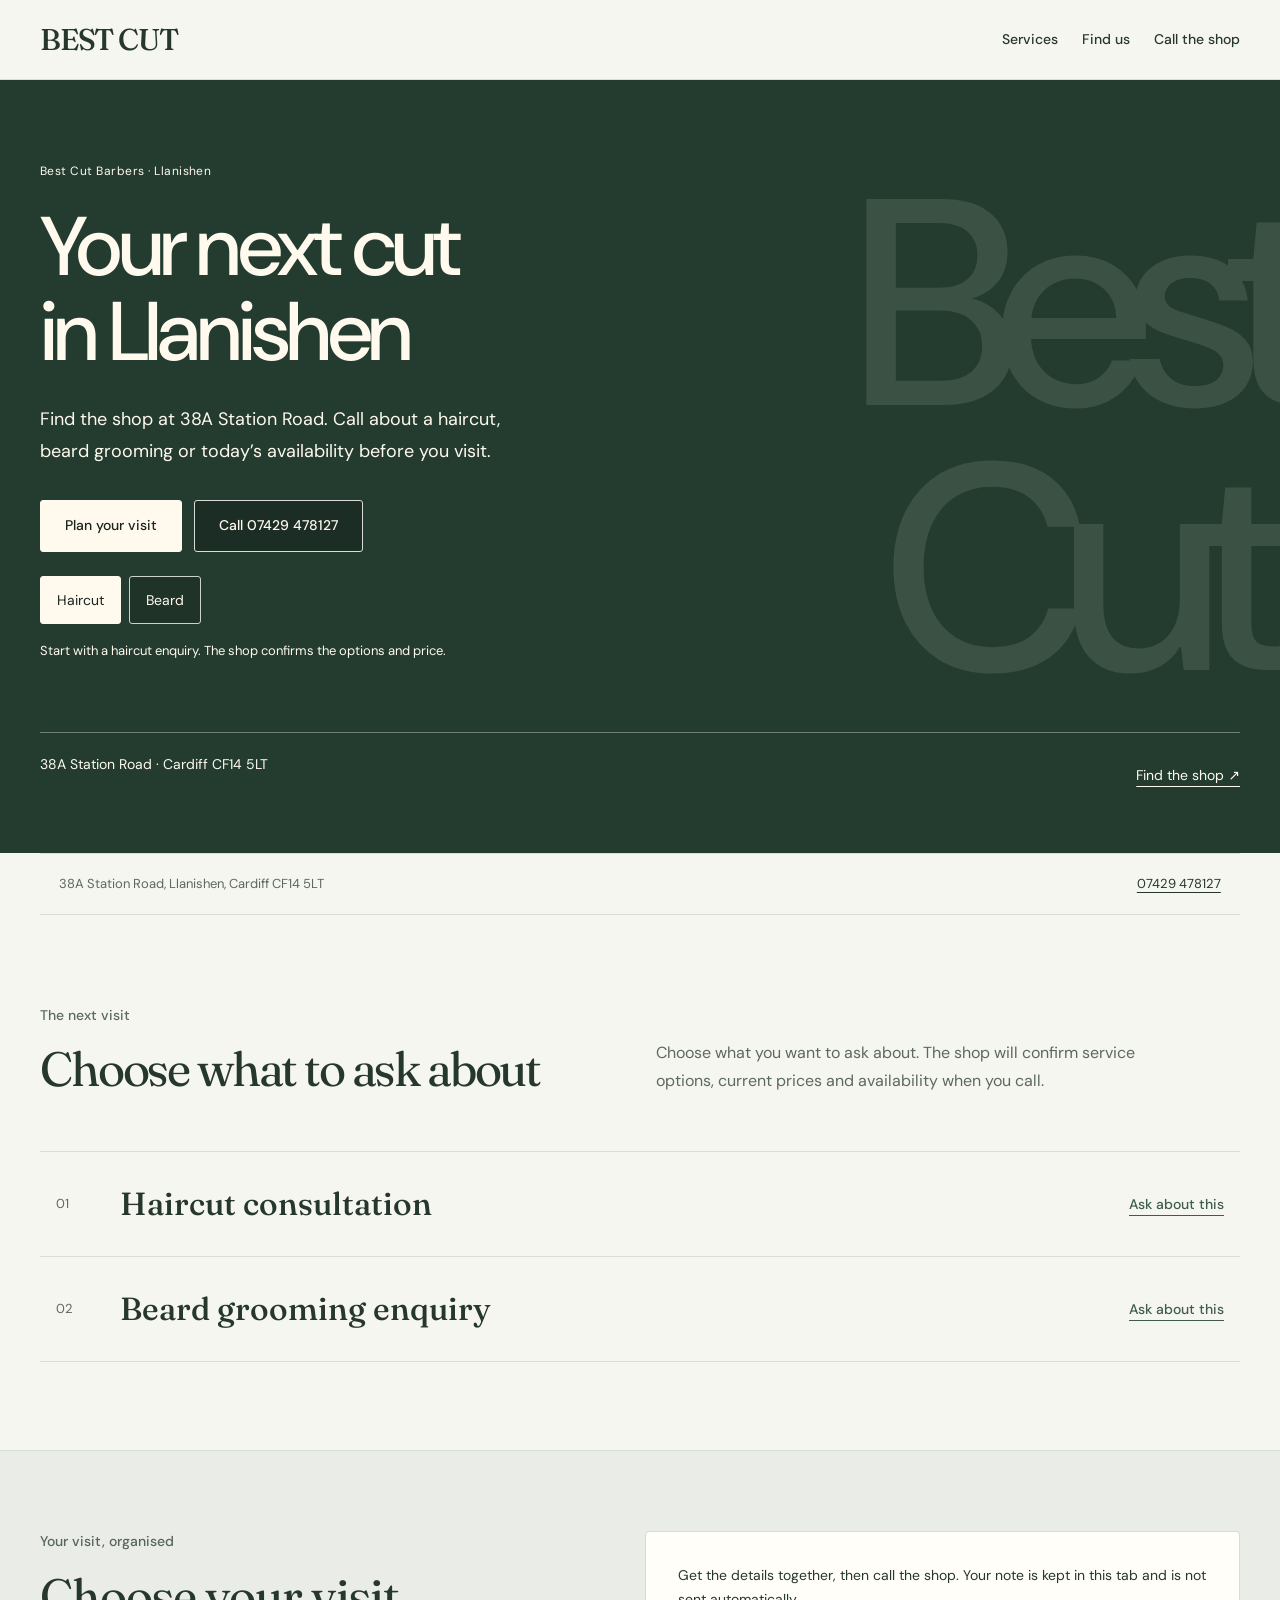
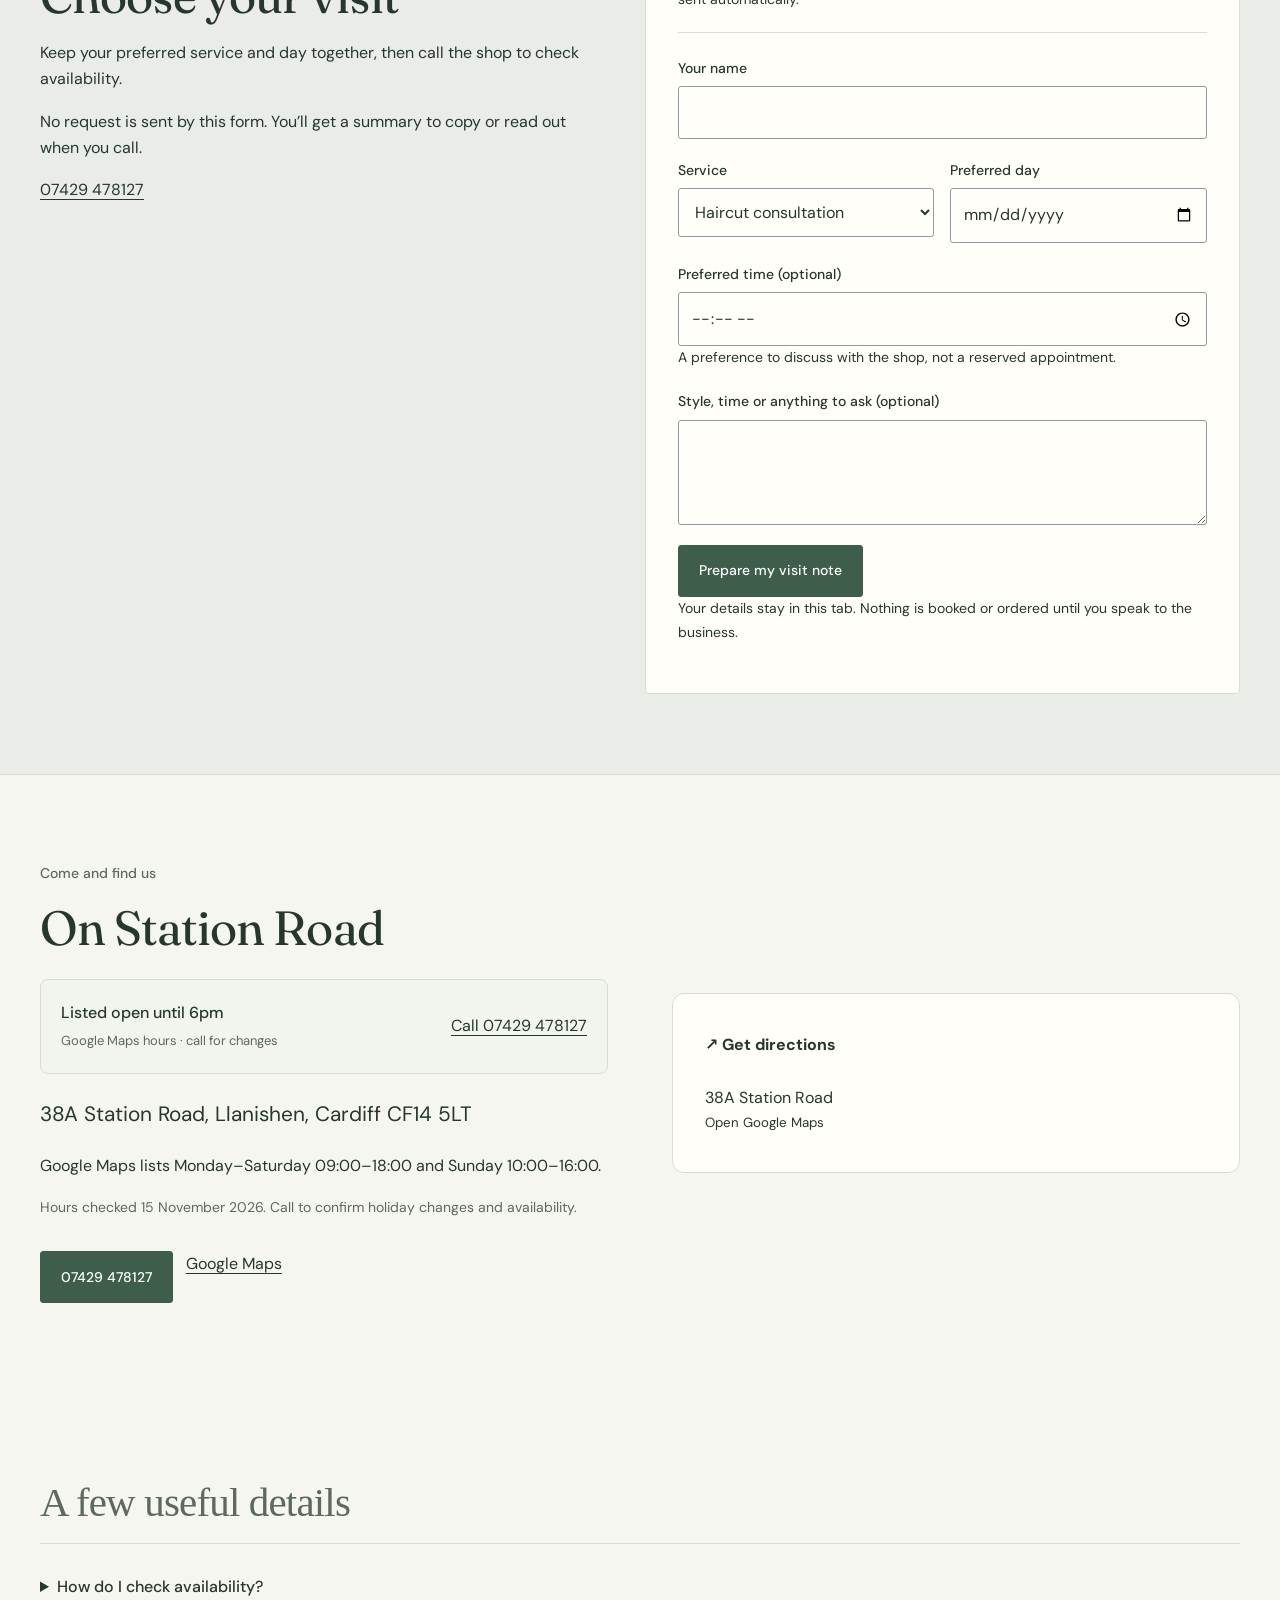
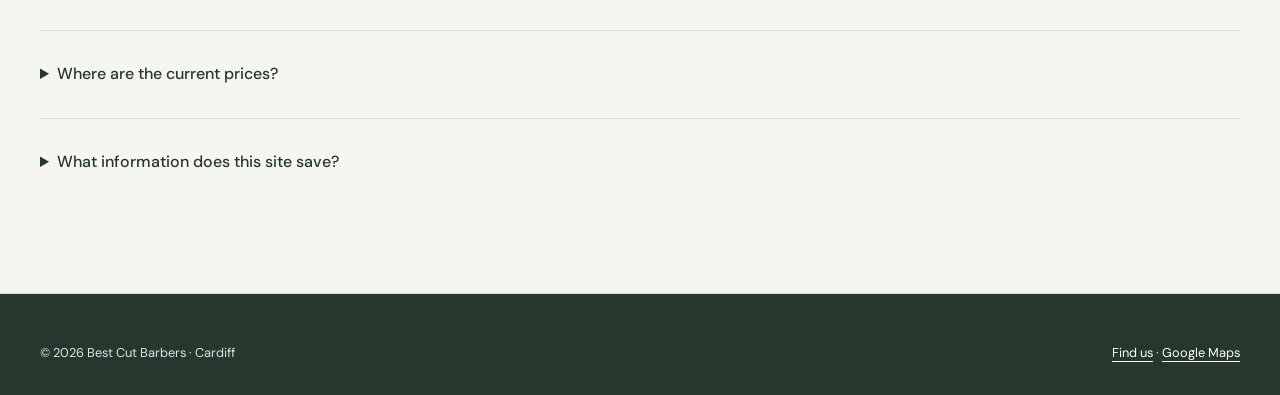
<file: index.html>
<!doctype html><html lang="en-GB"><head><meta charset="utf-8"><meta name="viewport" content="width=device-width,initial-scale=1"><meta http-equiv="Content-Security-Policy" content="default-src 'self'; script-src 'self'; style-src 'self'; img-src 'self'; connect-src 'none'; base-uri 'none'; form-action 'none'; object-src 'none'"><title>Best Cut Barbers | Llanishen, Cardiff</title><meta name="description" content="Find Best Cut Barbers in Llanishen. Call about today’s availability, ask about your style, then head to Station Road."><meta name="theme-color" content="#f6f6f0">
<link rel="manifest" href="site.webmanifest"><link rel="icon" href="favicon.svg" type="image/svg+xml"><link rel="canonical" href="https://henrygoldsmith07-wq.github.io/best-cut-barbers/"><meta property="og:type" content="website"><meta property="og:title" content="Best Cut Barbers"><meta property="og:description" content="Find Best Cut Barbers in Llanishen. Call about today’s availability, ask about your style, then head to Station Road."><meta property="og:url" content="https://henrygoldsmith07-wq.github.io/best-cut-barbers/"><meta property="og:image" content="https://henrygoldsmith07-wq.github.io/best-cut-barbers/og-image.png"><meta property="og:image:alt" content="Best Cut Barbers — 38A Station Road, Llanishen, Cardiff CF14 5LT"><meta name="twitter:card" content="summary_large_image"><script type="application/ld+json">{"@context":"https://schema.org","@type":"HairSalon","@id":"https://henrygoldsmith07-wq.github.io/best-cut-barbers/#business","name":"Best Cut Barbers","url":"https://henrygoldsmith07-wq.github.io/best-cut-barbers/","image":"https://henrygoldsmith07-wq.github.io/best-cut-barbers/og-image.png","telephone":"+447429478127","hasMap":"https://maps.google.com/?q=38A+Station+Road+Llanishen+Cardiff+CF14+5LT","areaServed":[{"@type":"Place","name":"Llanishen"},{"@type":"Place","name":"Cardiff"}],"address":{"@type":"PostalAddress","streetAddress":"38A Station Road","addressLocality":"Llanishen","addressRegion":"Cardiff","postalCode":"CF14 5LT","addressCountry":"GB"},"contactPoint":{"@id":"https://henrygoldsmith07-wq.github.io/best-cut-barbers/#contact-point"},"hasOfferCatalog":{"@type":"OfferCatalog","name":"Barber services","itemListElement":[{"@type":"Offer","itemOffered":{"@type":"Service","name":"Haircut consultation"}},{"@type":"Offer","itemOffered":{"@type":"Service","name":"Beard grooming enquiry"}}]},"geo":{"@type":"GeoCoordinates","latitude":51.5290067,"longitude":-3.1883158},"openingHoursSpecification":[{"@type":"OpeningHoursSpecification","dayOfWeek":["Monday","Tuesday","Wednesday","Thursday","Friday","Saturday"],"opens":"09:00","closes":"18:00"},{"@type":"OpeningHoursSpecification","dayOfWeek":["Sunday"],"opens":"10:00","closes":"16:00"}]}</script><script src="app.js" defer></script><meta name="robots" content="noindex, nofollow"><script src="direction.js" defer></script><link rel="preload" href="assets/dm-sans.woff2" as="font" type="font/woff2" crossorigin>
<link rel="preload" href="assets/fraunces.woff2" as="font" type="font/woff2" crossorigin><link rel="stylesheet" href="site.css"><script src="experience.js" defer></script><meta property="og:locale" content="en_GB">
<meta property="og:site_name" content="Best Cut Barbers">
<meta name="twitter:title" content="Best Cut Barbers | Llanishen, Cardiff">
<meta name="twitter:description" content="Find Best Cut Barbers in Llanishen. Call about today’s availability, ask about your style, then head to Station Road.">
<script type="application/ld+json">{"@context":"https://schema.org","@type":"ContactPoint","@id":"https://henrygoldsmith07-wq.github.io/best-cut-barbers/#contact-point","telephone":"+447429478127","contactType":"customer service","areaServed":"GB","availableLanguage":"English"}</script>
<script type="application/ld+json">{"@context":"https://schema.org","@type":"FAQPage","mainEntity":[{"@type":"Question","name":"How do I check availability?","acceptedAnswer":{"@type":"Answer","text":"Call 07429 478127. The note builder helps organise what you want to ask; it does not send a message or confirm a booking."}},{"@type":"Question","name":"Where are the current prices?","acceptedAnswer":{"@type":"Answer","text":"Prices are to confirm with the owner. Please call before making plans that depend on a particular price or service."}},{"@type":"Question","name":"What information does this site save?","acceptedAnswer":{"@type":"Answer","text":"This form keeps your note in the current tab only. It sends no information to us and uses no analytics or advertising cookies. External links open services with their own privacy policies."}}]}</script>


<link rel="stylesheet" href="refinement.css">
<script src="refinement.js" defer></script>
<link rel="stylesheet" href="finishing.css">
<link rel="stylesheet" href="hero-background.css">
</head><body class="studio"><a class="skip" href="#main">Skip to content</a><header class="top"><div class="wrap"><a class="brand" href="#">BEST CUT</a><button type="button" class="nav-toggle" aria-controls="main-nav" aria-expanded="false">Menu</button><nav aria-label="Main navigation" id="main-nav"><a href="#services">Services</a><a href="#visit">Find us</a><a href="tel:+447429478127">Call the shop</a></nav></div></header><main id="main" tabindex="-1"><section class="direction-hero type-hero type-best" aria-labelledby="hero-title"><p class="hero-wordmark" aria-hidden="true">Best<span>Cut.</span></p><div class="wrap direction-layout"><div class="direction-copy"><p class="direction-location">Best Cut Barbers · Llanishen</p><h1 id="hero-title">Your next cut<br>in Llanishen</h1><p class="intro">Find the shop at 38A Station Road. Call about a haircut, beard grooming or today’s availability before you visit.</p><div class="direction-actions"><a class="btn btn-primary" href="#plan">Plan your visit</a><a class="btn btn-ghost" href="tel:+447429478127">Call 07429 478127</a></div><div class="service-choice" role="group" aria-label="Choose what to ask about"><button type="button" data-hero-service="Haircut consultation" aria-pressed="true">Haircut</button><button type="button" data-hero-service="Beard grooming enquiry" aria-pressed="false">Beard</button></div><p class="service-copy" id="service-copy" aria-live="polite">Start with a haircut enquiry. The shop confirms the options and price.</p></div></div><div class="wrap"><div class="hero-addressline"><span>38A Station Road · Cardiff CF14 5LT</span><a href="#visit">Find the shop ↗</a></div></div></section><div class="wrap"><div class="ribbon"><span>38A Station Road, Llanishen, Cardiff CF14 5LT</span><span>Local & independent</span><span><a href="tel:+447429478127">07429 478127</a></span></div><section class="section" id="services" data-reveal><div class="section-head"><div><p class="label">The next visit</p><h2>Choose what to ask about</h2></div><p>Choose what you want to ask about. The shop will confirm service options, current prices and availability when you call.</p></div><ol class="services"><li><h3>Haircut consultation</h3><a href="#plan" data-service="Haircut consultation">Ask about this</a></li><li><h3>Beard grooming enquiry</h3><a href="#plan" data-service="Beard grooming enquiry">Ask about this</a></li></ol></section></div><section class="planning" id="plan" data-reveal><div class="wrap split"><div><p class="label">Your visit, organised</p><h2>Choose your visit</h2><p>Keep your preferred service and day together, then call the shop to check availability.</p><p>No request is sent by this form. You’ll get a summary to copy or read out when you call.</p><a href="tel:+447429478127">07429 478127</a></div><form id="visit-form"><p class="form-intro">Get the details together, then call the shop. Your note is kept in this tab and is not sent automatically.</p><div class="field"><label for="name">Your name</label><input id="name" name="name" required maxlength="80" autocomplete="given-name" aria-describedby="visit-error"></div><div class="row"><div class="field"><label for="service">Service</label><select id="service"><option>Haircut consultation</option><option>Beard grooming enquiry</option></select></div><div class="field"><label for="date">Preferred day</label><input type="date" id="date" required aria-describedby="visit-error"></div></div><div class="field"><label for="preferred-time">Preferred time (optional)</label><input type="time" id="preferred-time" aria-describedby="visit-error"><p class="hint">A preference to discuss with the shop, not a reserved appointment.</p></div><div class="field"><label for="notes">Style, time or anything to ask (optional)</label><textarea id="notes" rows="3" maxlength="1000"></textarea></div><div class="hp" aria-hidden="true"><input id="website" tabindex="-1" autocomplete="off" aria-label="Leave blank"></div><button class="button" type="submit">Prepare my visit note</button><p class="hint">Your details stay in this tab. Nothing is booked or ordered until you speak to the business.</p><p id="visit-error" class="inline-error" role="alert" tabindex="-1" hidden></p><div id="result" class="result" role="status" tabindex="-1" hidden></div><noscript><p>Call 07429 478127 to arrange a visit.</p></noscript></form></div></section><div class="wrap"><section class="section visit" id="visit" data-reveal><div><p class="label">Come and find us</p><h2>On Station Road</h2><div class="live-visit"><div><strong id="visit-status" aria-live="polite">See the listed hours below</strong><br><small>Google Maps hours · call for changes</small></div><a href="tel:+447429478127">Call 07429 478127</a></div><address class="address">38A Station Road, Llanishen, Cardiff CF14 5LT</address><p>Google Maps lists Monday–Saturday 09:00–18:00 and Sunday 10:00–16:00.</p><p class="hint">Hours checked 15 November 2026. Call to confirm holiday changes and availability.</p><div class="actions"><a class="button" href="tel:+447429478127">07429 478127</a><a href="https://www.google.com/maps/search/?api=1&amp;query=Best+Cut+38A+Station+Road+Llanishen+Cardiff+CF14+5LT" target="_blank" rel="noopener noreferrer">Google Maps</a></div></div><div class="map-art"><a href="https://www.google.com/maps/dir/?api=1&amp;destination=38A%20Station%20Road%2C%20Llanishen%2C%20Cardiff%20CF14%205LT" target="_blank" rel="noopener noreferrer"><strong>↗ Get directions</strong><br>38A Station Road<br><small>Open Google Maps</small></a></div></section><section class="section" aria-label="A few useful details"><h2 class="label">A few useful details</h2><details><summary>How do I check availability?</summary><p>Call 07429 478127. The note builder helps organise what you want to ask; it does not send a message or confirm a booking.</p></details><details><summary>Where are the current prices?</summary><p>Prices are to confirm with the owner. Please call before making plans that depend on a particular price or service.</p></details><details><summary>What information does this site save?</summary><p>This form keeps your note in the current tab only. It sends no information to us and uses no analytics or advertising cookies. External links open services with their own privacy policies.</p></details></section></div>
</main><footer><div class="wrap"><span>© 2026 Best Cut Barbers · Cardiff</span><span><a href="#visit">Find us</a> · <a href="https://www.google.com/maps/search/?api=1&amp;query=Best+Cut+38A+Station+Road+Llanishen+Cardiff+CF14+5LT" target="_blank" rel="noopener noreferrer">Google Maps</a></span></div></footer><nav class="mobile" aria-label="Quick actions"><a class="button" href="tel:+447429478127">Call the shop</a><a class="button secondary" href="#plan">Plan your visit</a></nav></body></html>
</file>
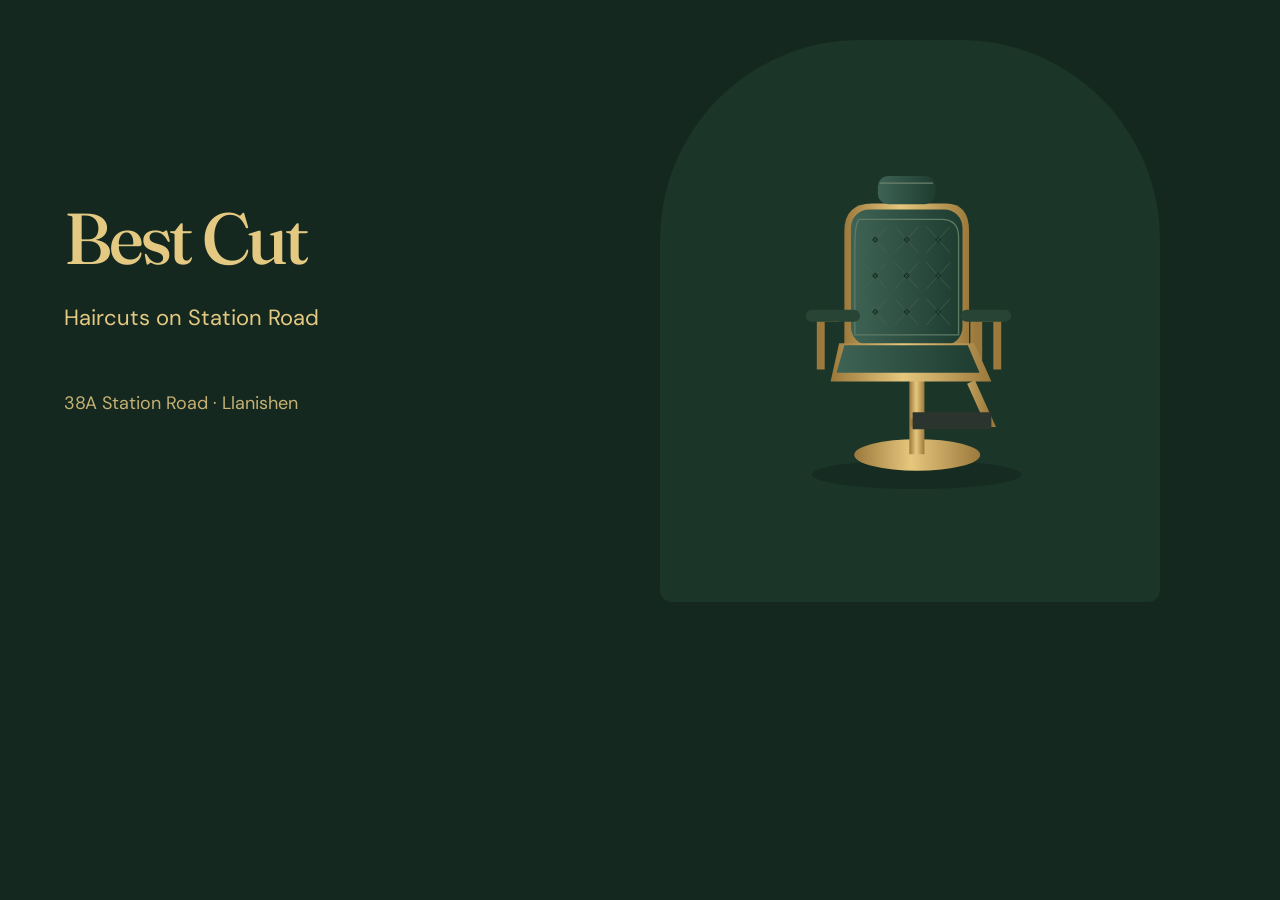
<file: assets/share-source.html>
<!doctype html><html lang="en-GB"><head><meta charset="utf-8"><meta name="viewport" content="width=device-width,initial-scale=1"><meta name="robots" content="noindex,nofollow"><title>Best Cut share image source</title><style>@font-face{font-family:DM;src:url(dm-sans.woff2);font-display:swap}@font-face{font-family:Fraunces;src:url(fraunces.woff2);font-display:swap}*{box-sizing:border-box}html,body{margin:0;width:1200px;height:630px;overflow:hidden}body{background:#14281f;color:#e4c982;font:400 22px/1.5 DM,system-ui,sans-serif;display:grid;grid-template-columns:660px 540px}.copy{padding:84px 64px;display:flex;flex-direction:column;justify-content:center}h1{font:500 72px/1.05 Fraunces,Georgia,serif;letter-spacing:-.04em;margin:0 0 24px}p{margin:0 0 24px}.address{font-size:18px;opacity:.85;margin-top:32px}aside{background:#1b3528;display:grid;place-items:center;padding:56px 40px;margin:40px 40px 40px 0;border-radius:200px 200px 12px 12px}svg{display:block;max-width:100%;width:auto;height:450px}</style></head><body><div class="copy"><h1>Best Cut</h1><p>Haircuts on Station Road</p><p class="address">38A Station Road · Llanishen</p></div><aside><svg viewBox="0 0 640 600" role="img" aria-label="Illustration of a forest-green barber chair with brass fittings"><defs><linearGradient id="leather"><stop stop-color="#3e6354"/><stop offset="1" stop-color="#1e3c30"/></linearGradient><linearGradient id="brass"><stop stop-color="#9b793c"/><stop offset=".45" stop-color="#e6c77d"/><stop offset="1" stop-color="#9b793c"/></linearGradient></defs><ellipse cx="330" cy="534" rx="160" ry="22" fill="#000" opacity=".18"/><ellipse cx="331" cy="504" rx="96" ry="24" fill="url(#brass)"/><rect x="319" y="380" width="23" height="123" fill="url(#brass)"/><path d="M244 360v-64m177 64v-64" stroke="url(#brass)" stroke-width="18"/><path d="M220 163q0-42 42-42h113q35 0 35 42v181H220z" fill="url(#brass)"/><rect x="230" y="130" width="170" height="207" rx="28" fill="url(#leather)"/><path d="M242 145q-6 8-6 40v136h158V172q0-27-26-27z" stroke="#5f7b67" fill="none" stroke-width="2"/><circle cx="267" cy="176" r="4" fill="#152f25"/><path d="M249 156l36 40m0-40-36 40" stroke="#496551" stroke-width="1"/><circle cx="315" cy="176" r="4" fill="#152f25"/><path d="M297 156l36 40m0-40-36 40" stroke="#496551" stroke-width="1"/><circle cx="363" cy="176" r="4" fill="#152f25"/><path d="M345 156l36 40m0-40-36 40" stroke="#496551" stroke-width="1"/><circle cx="267" cy="231" r="4" fill="#152f25"/><path d="M249 211l36 40m0-40-36 40" stroke="#496551" stroke-width="1"/><circle cx="315" cy="231" r="4" fill="#152f25"/><path d="M297 211l36 40m0-40-36 40" stroke="#496551" stroke-width="1"/><circle cx="363" cy="231" r="4" fill="#152f25"/><path d="M345 211l36 40m0-40-36 40" stroke="#496551" stroke-width="1"/><circle cx="267" cy="286" r="4" fill="#152f25"/><path d="M249 266l36 40m0-40-36 40" stroke="#496551" stroke-width="1"/><circle cx="315" cy="286" r="4" fill="#152f25"/><path d="M297 266l36 40m0-40-36 40" stroke="#496551" stroke-width="1"/><circle cx="363" cy="286" r="4" fill="#152f25"/><path d="M345 266l36 40m0-40-36 40" stroke="#496551" stroke-width="1"/><path d="M212 334h206l26 58H199z" fill="url(#brass)"/><path d="M220 337h188l18 42H208z" fill="url(#leather)"/><path d="M212 295h-28v79m239-79h30v79" fill="none" stroke="url(#brass)" stroke-width="12"/><path d="M170 292h65m171 0h59" stroke="#284435" stroke-width="18" stroke-linecap="round"/><path d="M413 393l28 62h-120" fill="none" stroke="url(#brass)" stroke-width="13"/><path d="M324 439h120v26H324z" fill="#2c3430"/><rect x="271" y="79" width="88" height="43" rx="16" fill="url(#leather)"/><path d="M274 90h81" stroke="#6c806c" stroke-width="2"/></svg></aside></body></html>
</file>
<file: site.css>
:root{--paper:#f4f0e5;--ink:#1e3028;--accent:#7b3d25;--line:#cecaba;--muted:#526057;--display:Georgia,serif}*{box-sizing:border-box}html{scroll-behavior:smooth;scroll-padding-top:6rem}body{margin:0;background:var(--paper);color:var(--ink);font:17px/1.65 system-ui,sans-serif}a{color:inherit;text-underline-offset:4px}button,input,select,textarea{font:inherit}button,a,input,select,textarea{touch-action:manipulation}:focus-visible{outline:3px solid var(--accent);outline-offset:5px}h1,h2,h3,p{margin:0 0 1rem}h1,h2,h3{font-family:var(--display);line-height:1.05;font-weight:500}h1{font-size:clamp(3rem,6.6vw,6.3rem);letter-spacing:-.055em}h2{font-size:clamp(2.2rem,4vw,3.8rem);letter-spacing:-.035em}h3{font-size:1.5rem}p{max-width:58ch}.wrap{width:min(1200px,calc(100% - 3rem));margin:auto}.skip{position:absolute;top:-80px;left:1rem;z-index:99;background:var(--ink);color:var(--paper);padding:1rem}.skip:focus{top:0}.top{border-bottom:1px solid var(--line)}header .wrap{display:flex;align-items:center;justify-content:space-between;gap:1.5rem;padding:1.1rem 0}.brand{font:700 1.6rem var(--display);text-decoration:none;letter-spacing:-.04em}nav{display:flex;gap:1.8rem;align-items:center}nav a{font-size:.85rem;text-decoration:none;font-weight:650}.label{font:650 .72rem/1.5 system-ui;letter-spacing:.17em;text-transform:uppercase;margin-bottom:1.5rem}.hero{display:grid;grid-template-columns:1.15fr 1fr;gap:3rem;align-items:center;padding:5rem 0 4rem}.intro{font-size:1.1rem;color:var(--muted);max-width:44ch}.actions{display:flex;gap:.8rem;flex-wrap:wrap;margin-top:2rem}.button{display:inline-flex;align-items:center;justify-content:center;padding:.9rem 1.4rem;min-height:48px;background:var(--ink);color:var(--paper);border:1px solid var(--ink);text-decoration:none;font-weight:650;cursor:pointer}.button:hover{background:var(--accent);color:var(--paper)}.button.secondary{background:transparent;color:var(--ink)}.art{position:relative;background:#e5e4d5;color:var(--ink);border-radius:50% 50% 0 0;padding:1rem}.art svg{width:100%;display:block}.art small{display:block;text-align:center;font-size:.67rem;letter-spacing:.14em;padding-bottom:1rem}.ribbon{border-block:1px solid var(--line);padding:1rem 0;font-size:.8rem;display:flex;justify-content:space-between;gap:1rem;flex-wrap:wrap}.section{padding:5rem 0}.section-head{display:grid;grid-template-columns:1fr 1fr;gap:3rem;margin-bottom:2rem}.section-head p{align-self:end;color:var(--muted)}.services{list-style:none;margin:0;padding:0;border-top:1px solid var(--line)}.services li{display:grid;grid-template-columns:55px 1fr auto;gap:1rem;align-items:center;border-bottom:1px solid var(--line);padding:1.5rem 0}.services h3{margin:0}.services span{font-size:.8rem;color:var(--muted)}.services a{text-decoration:none;font-size:.85rem}.planning{background:var(--ink);color:var(--paper);padding:4.5rem 0}.planning .split{display:grid;grid-template-columns:1fr 1fr;gap:5rem}.planning .label{opacity:.75}form{background:var(--paper);color:var(--ink);padding:2rem}label{display:block;font-size:.85rem;font-weight:650;margin:0 0 .4rem}.field{margin-bottom:1.1rem}input,select,textarea{display:block;width:100%;background:transparent;color:var(--ink);border:1px solid #7b8275;border-radius:0;padding:.8rem;min-width:0}textarea{resize:vertical}.row{display:grid;grid-template-columns:1fr 1fr;gap:1rem}.hp{display:none}.hint{font-size:.8rem;line-height:1.6;color:var(--muted)}.result{border-top:1px solid var(--line);margin-top:1.5rem;padding-top:1.5rem;overflow-wrap:anywhere}.result pre{font:inherit;white-space:pre-wrap;word-break:break-word}.visit{display:grid;grid-template-columns:1fr 1fr;gap:4rem}.address{font-size:1.3rem;font-style:normal;margin:1.5rem 0}.map-art{border:1px solid var(--line);min-height:280px;display:grid;place-items:center;position:relative;overflow:hidden;background:repeating-linear-gradient(28deg,transparent 0 70px,var(--line) 71px 72px,transparent 73px 140px)}.map-art a{z-index:1;background:var(--paper);padding:2rem;text-align:center;text-decoration:none;border:1px solid var(--ink)}details{border-top:1px solid var(--line);padding:1.2rem 0}summary{cursor:pointer;font-weight:650}details p{margin:1rem 0 0;color:var(--muted)}footer{border-top:1px solid var(--line);padding:2.5rem 0;font-size:.8rem}footer .wrap{display:flex;justify-content:space-between;gap:1rem;flex-wrap:wrap}.mobile{display:none}body.studio{--paper:#edf1e9;--ink:#17241c;--accent:#385b1e;--line:#b8c4b5;--display:Impact,'Arial Narrow',sans-serif}.studio h1,.studio h2{text-transform:uppercase;letter-spacing:-.02em}.studio .hero{grid-template-columns:1.2fr .8fr}.studio .art{border-radius:0;background:#c5e85e;transform:rotate(3deg);margin:1rem}.studio .brand{font-family:Impact,sans-serif;font-size:2rem}.studio .services{display:grid;grid-template-columns:1fr 1fr;gap:1.2rem;border:0}.studio .services li{display:flex;align-items:start;flex-direction:column;border:1px solid var(--ink);padding:2rem}.studio .ribbon{background:var(--ink);color:var(--paper);padding:1.2rem}.diner{--paper:#fff6df;--ink:#63271d;--accent:#8b3624;--line:#d8b59c;--muted:#795343;--display:Georgia,serif}.diner .hero{grid-template-columns:1fr 1fr}.diner .art{border-radius:50%;background:#f3d778;outline:1px solid var(--ink);outline-offset:-12px}.diner h1{font-style:italic}.diner .brand{font-style:italic}.diner .services li{padding:1.8rem 0}.diner .ribbon{border-block:3px double var(--ink)}@media(max-width:760px){.wrap{width:calc(100% - 2rem)}header .wrap{gap:1rem}.brand{font-size:1.25rem}nav a:not(:last-child){display:none}nav{gap:0}.hero,.studio .hero,.diner .hero{grid-template-columns:1fr;padding:3rem 0;gap:2rem}.hero .art{max-width:340px;width:100%;margin:auto}h1{font-size:clamp(3.1rem,12vw,5rem)}.section{padding:3rem 0}.section-head,.planning .split,.visit{grid-template-columns:1fr;gap:1.5rem}.planning{padding:3rem 0}.services li{grid-template-columns:25px 1fr}.services a{grid-column:2}.studio .services{grid-template-columns:1fr}.row{grid-template-columns:1fr}form{padding:1.3rem}.mobile{display:flex;position:fixed;bottom:0;left:0;right:0;z-index:20;background:var(--paper);border-top:1px solid var(--ink);padding:.6rem;padding-bottom:max(.6rem,env(safe-area-inset-bottom));gap:.6rem}.mobile a{flex:1;padding:.65rem;font-size:.85rem}body{padding-bottom:85px}.ribbon span:last-child{display:none}}@media(prefers-reduced-motion:reduce){html{scroll-behavior:auto}*{transition:none!important}}@media print{header,.mobile,form,.art{display:none}body{padding:0}.hero,.visit{display:block}.planning{background:white;color:black}}
/* Original design guided by Unslop and Anthropic frontend-design. See DESIGN.md. */
:root{--base:#fafaf6;--surface:#fff;--text:#20344c;--secondary:#516171;--rule:#d8e0e5;--accent:#315a87;--control-radius:8px;--section-gap:80px;--display:Georgia,'Times New Roman',serif;--body:system-ui,-apple-system,'Segoe UI',sans-serif}
html{scroll-padding-top:100px}body{font-family:var(--body);font-size:16px;line-height:1.65;background:var(--base);color:var(--text)}h1,h2,h3{color:var(--text);font-family:var(--display);font-weight:400}h1{font-size:clamp(40px,5.4vw,76px);line-height:1.06;letter-spacing:-.035em}h2{font-size:clamp(28px,3.2vw,44px);line-height:1.16;letter-spacing:-.02em}h3{font-size:24px;line-height:1.25}a{color:inherit}p{max-width:68ch}button,input,textarea,select{font-family:var(--body)}button,a,input,select,textarea{touch-action:manipulation}input,select,textarea{font-size:16px;border-radius:8px;min-height:48px;background:var(--surface);color:var(--text);border:1px solid #8b9aa5;padding:12px}label{font-size:14px;font-weight:500;letter-spacing:0;text-transform:none}button{cursor:pointer}button:disabled{cursor:not-allowed;opacity:.6}a,button,input,textarea,select,summary{scroll-margin-block:112px}:focus-visible{outline:3px solid var(--accent);outline-offset:4px}button:focus-visible,a:focus-visible{position:relative;z-index:3}.wrap{width:min(1200px,calc(100% - 64px))}.eyebrow,.label,.brand-sub,.item-tag{font:400 14px/1.5 var(--body);letter-spacing:0;text-transform:none;color:var(--secondary)}.brand-name,.brand{font-weight:500}.brand-sub{font-size:12px}.brand-mark{width:36px;height:36px}.site-head,header.top{background:var(--base);color:var(--text);border-bottom:1px solid var(--rule);backdrop-filter:none}.site-head .wrap,header.top .wrap{padding:16px 0;gap:24px;position:relative}.head-nav,header.top nav{gap:24px}.head-nav a,header.top nav a{padding-block:12px;font-size:14px;font-weight:500}.nav-toggle{display:none}.btn,.button,.chip{font:500 14px/1.4 var(--body);border-radius:var(--control-radius);box-shadow:none;min-height:48px;padding:12px 20px;gap:8px;transition:background-color 160ms,color 160ms,border-color 160ms}.btn-primary,.button{background:var(--accent);border-color:var(--accent);color:#fff}.btn-primary:hover,.button:hover{background:var(--text);color:#fff;transform:none;box-shadow:none}.btn-ghost,.btn-outline,.button.secondary{background:transparent;color:var(--text);border:1px solid var(--rule)}.btn-ghost:hover,.btn-outline:hover,.button.secondary:hover{background:var(--rule);color:var(--text)}.chip{min-height:44px;padding:8px 16px;color:var(--text);border-color:var(--rule);background:var(--surface)}.chip[aria-pressed=true]{background:var(--accent);color:white;border-color:var(--accent)}
.direction-hero{padding:64px 0;background:var(--base)}.direction-layout{display:grid;grid-template-columns:.9fr 1.1fr;gap:48px;align-items:center;min-height:480px}.direction-copy{max-width:520px}.direction-location{font-size:14px;color:var(--secondary);margin-bottom:24px}.direction-copy h1{margin:0 0 24px}.direction-copy .intro{font:400 18px/1.65 var(--body);color:var(--secondary);max-width:42ch}.direction-actions{display:flex;flex-wrap:wrap;gap:12px;margin-top:32px}.direction-visual{min-width:0}.direction-visual>svg{display:block;width:100%;height:auto}.visual-note{font:400 12px/1.5 var(--body);text-align:center;color:var(--secondary);margin:16px auto 0}.status{background:transparent;border:0;border-radius:0;padding:0;margin-top:24px;font-size:13px;font-weight:400;color:var(--secondary)}.status .dot{display:none}.status-note{max-width:50ch}.status.is-open,.status.is-closed{color:var(--secondary);background:transparent;border:0}.facts,.strip{background:var(--surface);border-block:1px solid var(--rule)}.facts ul,.strip ul{padding:16px 0;gap:24px;font-size:13px}.facts svg,.strip svg{display:none}section:not(.direction-hero){scroll-margin-top:100px}.section-head{margin-bottom:32px}.section-head p{color:var(--secondary)}.section,.story,#ranges,#how,#visit,#questions,#book{padding-block:var(--section-gap)}.panel,.form-card,.item,details.qa{background:var(--surface);border:1px solid var(--rule);box-shadow:none;border-radius:12px}.panel,.form-card{padding:32px}.field{margin-bottom:20px}.field-row,.row{gap:16px}.hint,.item-body p,.lede,.addr,details.qa p{color:var(--secondary)}.item{transition:border-color 160ms}.item:hover{transform:none;box-shadow:none;border-color:var(--accent)}.item-art{background:#f1f5f6!important;border-color:var(--rule);aspect-ratio:5/3}.item-tag{font-size:12px}.item-add,.remove{min-height:44px;padding-block:8px;font-size:14px}.item-body{padding:24px;gap:8px}.item-body h3{font-size:24px}.item-add{color:var(--accent);border-color:var(--accent)}.hours th,.hours td{padding:12px 0;font-size:14px;border-color:var(--rule)}.hours tr.today th,.hours tr.today td{color:var(--accent)}.social{border-color:var(--rule);min-width:44px;min-height:44px}.faq{gap:12px}.faq summary{min-height:48px;font-weight:500}.faq summary::after{color:var(--accent)}footer{background:var(--text);color:#d9e3ec;margin-top:0;padding:48px 0 32px}footer a,footer h3,.foot-brand{color:white}.mobile-bar,.mobile-actions,.mobile{background:var(--base);border-color:var(--rule);padding:8px;padding-bottom:max(8px,env(safe-area-inset-bottom));gap:8px}.mobile-bar a,.mobile-actions a,.mobile a,.mobile-actions button{min-height:48px;border-radius:8px;font-weight:500;display:flex;align-items:center;justify-content:center}.mb-primary,.ma-primary{background:var(--accent)!important;color:white!important}.mb-secondary,.ma-secondary{background:var(--surface)!important;color:var(--text)!important}.mobile-actions .ma-secondary{border:1px solid var(--rule)}.result,.confirmed,.confirm{overflow-wrap:anywhere}.result pre{font-size:14px}.planning .split{gap:64px}.planning form{padding:32px;border-radius:12px;background:var(--surface);color:var(--text)}.planning h2,.planning p{color:inherit}.services{border-color:var(--rule);list-style:none}.services li{grid-template-columns:1fr auto;gap:24px;padding:24px 0;border-color:var(--rule)}.services li>span{display:none}.services li h3{font-size:28px}.services a{min-height:44px;display:flex;align-items:center;color:var(--accent)}.map-art{background:none;border:0;min-height:240px;place-items:start;align-items:center}.map-art a{width:100%;text-align:left;background:var(--surface);border:1px solid var(--rule);border-radius:12px;padding:32px}.ribbon{background:var(--surface);border-color:var(--rule);padding:16px 24px;font-size:13px}.ribbon span:nth-child(2){display:none}.section-head{gap:48px}.visit{gap:64px}.brand{font-size:24px;text-decoration:none}.nav-open{display:flex!important}.contact-list a{min-height:44px}.hero-art,.card-stack{display:none}
@media(max-width:800px){:root{--section-gap:48px}.wrap{width:calc(100% - 32px)}.direction-hero{padding:40px 0}.direction-layout{grid-template-columns:1fr;gap:32px;min-height:0}.direction-copy{max-width:none}.direction-copy h1{font-size:44px}.direction-copy .intro{font-size:16px}.direction-location{margin-bottom:16px}.direction-actions{margin-top:24px}.direction-visual{width:100%;max-width:520px;margin:auto}.direction-visual>svg{max-height:360px}.panel,.form-card,.planning form{padding:24px}.section-head,.planning .split,.visit{grid-template-columns:1fr;gap:32px}.site-head .wrap,header.top .wrap{gap:12px;flex-wrap:wrap}.nav-toggle{display:inline-flex;min-height:44px;align-items:center;background:transparent;border:1px solid var(--rule);color:var(--text);border-radius:8px;padding:8px 12px;margin-left:auto;font:500 14px var(--body)}.head-nav,header.top nav:not(.mobile){display:none;order:9;flex-basis:100%;gap:8px;flex-wrap:wrap;padding-top:8px;border-top:1px solid var(--rule)}.head-nav a,header.top nav:not(.mobile) a{display:block;padding:12px 16px;border-radius:8px;background:var(--surface)}.head-call,.head-cta{display:none!important}.head-actions{gap:8px}.brand-name{font-size:20px}.brand-sub{font-size:12px}.brand-mark{width:28px;height:28px}.head-actions .btn{padding:8px 12px}.facts ul,.strip ul{gap:8px;text-align:left;display:block}.facts li,.strip li{display:block;margin:4px 0}.facts li:last-child,.strip li:last-child{display:none}.services li{grid-template-columns:1fr;gap:8px}.services li a{grid-column:auto}.services li h3{font-size:24px}.ribbon{padding:16px;gap:8px}.ribbon span:last-child{display:block}.map-art{min-height:0}.row,.field-row{grid-template-columns:1fr}body{padding-bottom:88px}.foot-grid{gap:24px}.site-head{position:relative}.hero-art,.card-stack{display:none}}
@media(prefers-reduced-motion:reduce){html{scroll-behavior:auto}*,*::before,*::after{transition:none!important;animation:none!important}}@media print{.direction-visual,.nav-toggle,.mobile-actions,.mobile-bar,.mobile{display:none}.direction-layout{display:block}.direction-hero{padding:24px 0}body{padding:0}}

:root{--base:#f6f6f2;--surface:#fff;--text:#27332e;--secondary:#5c6961;--rule:#d8ded7;--accent:#2d5743;--paper:var(--base);--ink:var(--text);--muted:var(--secondary);--line:var(--rule);--display:system-ui,-apple-system,'Segoe UI',sans-serif}.top{background:#182a22!important;--text:#f0f3ed;--secondary:#c9d1c7;--rule:#44554a;--base:#182a22;--surface:#263c30}.top .brand{font:500 28px Georgia;color:#dfc77f}.direction-hero{background:#182a22;--text:#f0f3ed;--secondary:#ccd6ce;--accent:#d2b467;--rule:#526047;color:var(--text)}.direction-layout{grid-template-columns:1fr 1fr}.direction-copy h1{font-family:Georgia;line-height:1.12;font-size:clamp(40px,5.3vw,76px);letter-spacing:-.02em}.direction-hero .btn-primary{background:#d9c17e;color:#1a2b22;border-color:#d9c17e}.direction-hero .btn-ghost{border-color:#627365;color:#eef2e9}.direction-visual{padding:0;align-self:center}.direction-visual svg{max-height:500px}.planning{background:#e7ede6;color:var(--text);border-block:1px solid var(--rule)}.planning h2{font-family:Georgia}.services{display:grid;grid-template-columns:1fr 1fr;gap:24px;border:0}.services li{display:flex;flex-direction:column;align-items:start;padding:32px;background:#fff;border:1px solid var(--rule);border-radius:12px}.services h3{font:500 28px/1.2 Georgia}.services a{margin-top:16px}.studio .services{display:grid;grid-template-columns:1fr 1fr;gap:24px}.studio .services li{border-color:var(--rule);padding:32px}.studio .hero{display:none}.studio h2{text-transform:none;letter-spacing:-.02em;font:400 clamp(28px,3.2vw,44px)/1.16 Georgia}.studio .brand{font:500 28px Georgia}.studio .ribbon{background:white;color:var(--text)}@media(max-width:800px){.direction-layout,.services,.studio .services{grid-template-columns:1fr}.top .brand,.studio .brand{font-size:24px}.direction-visual svg{max-height:360px}.direction-hero .nav-toggle{color:#fff}}
.btn{display:inline-flex;align-items:center;justify-content:center;text-decoration:none}.direction-copy h1{font-size:clamp(40px,4.8vw,64px)}.studio .direction-copy h1{text-transform:none;font-weight:400}.direction-hero .intro{font-weight:400}.label,.eyebrow{margin-bottom:16px}.direction-copy h1{max-width:12ch}.direction-visual .btn{white-space:normal}#main-nav a:focus-visible{z-index:4}@media(max-width:800px){.direction-copy h1{font-size:40px;max-width:16ch}.direction-actions .btn{min-height:48px}}

.mobile a:not(:last-child){display:flex}.direction-hero .btn-primary:hover{filter:brightness(.94)}.split:has(>.split-art){align-items:start}.split:not(:has(>.split-art)){grid-template-columns:1fr;max-width:760px;margin-inline:auto}.item-art{border-color:var(--rule)}.eyebrow,.label{letter-spacing:0}.faux-card,.fc-seal{background:var(--surface);box-shadow:none}.direction-visual svg{overflow:visible}a:focus-visible,button:focus-visible,input:focus-visible,select:focus-visible,textarea:focus-visible{scroll-margin-bottom:112px}

@font-face{font-family:'DM Sans';src:url('assets/dm-sans.woff2') format('woff2');font-style:normal;font-weight:100 1000;font-display:swap}
@font-face{font-family:Fraunces;src:url('assets/fraunces.woff2') format('woff2');font-style:normal;font-weight:100 900;font-display:swap}
:root{--body:'DM Sans',system-ui,sans-serif;--sans:'DM Sans',system-ui,sans-serif;--display:Fraunces,Georgia,serif;--serif:Fraunces,Georgia,serif;--ease:cubic-bezier(.22,1,.36,1)}
body{font-family:var(--body);font-size:16px;line-height:1.65}h1,h2,h3,.brand-name,.foot-brand{font-family:var(--display);font-optical-sizing:auto}h1,h2,h3{text-wrap:balance}.direction-copy h1{font-size:clamp(44px,5.3vw,76px);line-height:1.03;letter-spacing:-.04em;max-width:13ch;font-variation-settings:'SOFT' 35,'WONK' 0}.direction-copy .intro{font-size:18px;line-height:1.7;max-width:40ch}.direction-location{font-size:14px;margin-bottom:24px}.direction-hero{padding:72px 0 64px}.direction-layout{gap:64px;min-height:520px}.direction-actions{gap:12px}.btn,.button{font-family:var(--body);min-height:52px;padding:14px 20px;border-radius:8px;font-weight:500;letter-spacing:0}.btn:active,.button:active,.round-control:active{transform:translateY(1px)}.head-nav a,header.top nav a{font-weight:500}.site-head,header.top{position:relative}.head-nav a:hover,header.top nav a:hover{color:var(--accent);text-decoration:underline;text-underline-offset:6px}.brand-name{font-size:28px;font-weight:500}.brand-sub{font-family:var(--body)}section{position:relative}.section-head{max-width:none}.section-head h2{max-width:17ch}.section-head p{max-width:50ch}.section,.story,#ranges,#how,#visit,#questions,#book{padding-block:88px}.panel,.form-card,.planning form{padding:32px;border-radius:16px}.hint{line-height:1.6}.form-intro{font-size:14px;color:var(--secondary);margin-bottom:24px}.form-progress{display:flex;flex-wrap:wrap;gap:8px 24px;list-style:none;padding:0;margin:0 0 24px;font-size:13px;color:var(--secondary)}.form-progress span{border-bottom:2px solid var(--rule);padding-bottom:8px}.form-progress .current{border-color:var(--accent);color:var(--text)}.quick-dates{display:flex;flex-wrap:wrap;gap:8px;margin:12px 0 24px}.quick-date{font:500 13px/1.5 var(--body);padding:12px;border:1px solid var(--rule);border-radius:8px;background:var(--surface);color:var(--text);min-height:44px}.quick-date[aria-pressed=true]{background:var(--accent);color:white;border-color:var(--accent)}.booking-summary{margin:24px 0;padding:16px;background:var(--base);border-left:3px solid var(--accent);font-size:14px;line-height:1.7}.inline-error{color:#922d28;font-size:14px;min-height:0;margin:8px 0}.result{scroll-margin-block:112px}.result pre,.request-copy{white-space:pre-wrap;font-family:var(--body);line-height:1.7;font-size:14px;border:1px solid var(--rule);border-radius:8px;background:var(--surface);padding:20px;overflow-wrap:anywhere}.proof-link{font-size:14px;color:var(--secondary)}.proof-link a{min-height:44px;display:inline-flex;align-items:center}.round-control{width:48px;height:48px;display:inline-grid;place-items:center;background:transparent;border:1px solid var(--rule);border-radius:50%;font:400 22px var(--body);color:var(--text);transition:background-color 160ms}.round-control:hover{background:var(--surface)}.live-visit{display:grid;grid-template-columns:1fr auto;gap:16px;padding:20px 0;border-top:1px solid var(--rule);border-bottom:1px solid var(--rule);margin:24px 0}.live-visit strong{font-weight:500}.live-visit small{font-size:12px;color:var(--secondary)}.live-visit a{align-self:center}.service-choice{display:flex;gap:12px;flex-wrap:wrap;margin-top:24px}.service-choice button{min-height:48px;padding:12px 16px;border:1px solid var(--rule);border-radius:8px;color:var(--text);background:var(--surface);font:500 14px var(--body)}.service-choice button[aria-pressed=true]{background:var(--accent);color:#fff;border-color:var(--accent)}.service-copy{font-size:14px;color:var(--secondary);min-height:3.3em;margin-top:16px}.services li{transition:background-color 160ms,border-color 160ms}.services li:has(a:focus-visible){outline:3px solid var(--accent);outline-offset:4px}.services a{font-weight:500}.service-selected{border-color:var(--accent)!important}.visit address{line-height:1.5}.visit .map-art a{min-height:180px;display:flex;flex-direction:column;justify-content:center}.social{border-radius:8px}.faq{max-width:none}.faq summary{font-weight:500;font-size:16px;line-height:1.5}.foot-note{line-height:1.7}.foot-grid p{line-height:1.8}.mobile a{min-height:52px}input:focus,select:focus,textarea:focus{border-color:var(--accent)}[aria-invalid=true]{border:2px solid #922d28}.btn[hidden],.button[hidden]{display:none}.noscript-note{font-size:14px}.direction-visual{min-width:0}.direction-visual svg{height:auto}.tea-scene-caption{display:flex;justify-content:space-between;gap:16px;font-size:13px;color:var(--secondary);padding:20px 24px}.tea-scene-caption a{min-height:44px;display:inline-flex;align-items:center}.tea-scene{background:#eaf2f0;border-radius:48% 48% 16px 16px;position:relative;overflow:hidden}.tea-scene>svg{display:block;width:100%}.tea-scene-caption span{align-self:center}.award-note{border-left:2px solid #a68c42;padding-left:16px;font-size:13px}.booking-hint{font-size:13px;color:var(--secondary)}.drawer .btn{min-height:48px}.basket-row{gap:12px}.quantity-control{display:flex;align-items:center;gap:8px;margin-top:12px}.quantity-control button{display:inline-grid;place-items:center;width:40px;height:44px;font:500 20px var(--body);background:var(--surface);color:var(--text);border:1px solid var(--rule);border-radius:6px}.quantity-control output{min-width:24px;text-align:center;font-size:14px;font-variant-numeric:tabular-nums}.basket-row .remove{min-height:44px}.basket-live{font-size:13px;color:var(--secondary);margin-top:8px}.drawer-head .close{width:44px;height:44px}.drawer-head h2{font-size:28px}.drawer .br-name{font-family:var(--display);font-size:20px;font-weight:400}.drawer .br-meta{font-size:13px}.request-copy{margin-top:16px}.mobile-actions,.mobile-bar,.mobile{z-index:50}.mobile-actions a,.mobile-actions button{font:500 14px var(--body);min-height:48px}.mobile-bar a{font:500 14px var(--body)}
@media(max-width:900px){.direction-layout{gap:32px;min-height:0}.direction-copy h1{font-size:clamp(42px,6.5vw,64px)}.direction-hero{padding:48px 0}.direction-copy .intro{font-size:16px}.section,.story,#ranges,#how,#visit,#questions,#book{padding-block:64px}.panel,.form-card,.planning form{padding:24px}.section-head{gap:24px}.brand-name{font-size:24px}}@media(max-width:600px){.direction-copy h1{font-size:46px;max-width:15ch}.direction-hero{padding-top:32px}.direction-layout{gap:40px}.direction-copy .intro{max-width:43ch}.direction-actions{margin-top:24px}.section,.story,#ranges,#how,#visit,#questions,#book{padding-block:48px}.direction-actions .btn{font-size:14px}.brand-name{font-size:22px}.tea-scene-caption{padding:8px 16px 16px}.booking-summary{padding:16px}.live-visit{grid-template-columns:1fr}.service-choice{gap:8px}.form-progress{gap:12px}.drawer .br-name{font-size:18px}}@media(prefers-reduced-motion:reduce){*,*::before,*::after{animation:none!important;transition:none!important;scroll-behavior:auto!important}}
:root{--display:'DM Sans',system-ui,sans-serif}.direction-hero{background:#14281f}.top{background:#14281f!important}.top .brand{font:500 30px Fraunces,Georgia,serif;color:#e4c982}.direction-layout{grid-template-columns:1fr 1fr}.direction-copy h1,.studio .direction-copy h1{font-family:'DM Sans',system-ui,sans-serif;font-size:clamp(48px,6.8vw,96px);font-weight:500;line-height:.98;letter-spacing:-.055em;max-width:10ch}.direction-location{color:#ccdabf}.direction-copy .intro{color:#c8d4c9}.direction-visual{position:relative;isolation:isolate;border:1px solid #586c5033;border-radius:180px 180px 8px 8px;background:#1b3528;padding:8px 16px}.direction-visual svg{filter:drop-shadow(16px 24px 16px #030a0640);max-height:540px;transform:perspective(1000px) rotateY(-8deg)}.direction-visual .scene-meta{padding:0 24px 16px;display:flex;justify-content:space-between;gap:16px;color:#c7d3c5;font-size:12px}.direction-hero .service-choice{margin-top:24px}.direction-hero .service-choice button{background:transparent;border-color:#678064;color:#e3e9de}.direction-hero .service-choice button[aria-pressed=true]{background:#d9c17e;color:#182a22;border-color:#d9c17e}.direction-hero .service-copy{color:#c8d4c9;font-size:13px}.direction-hero .btn-primary{background:#ddc47f;color:#192a21}.studio .services li{padding:32px;box-shadow:none;border-color:#d5ddcf}.studio .services li h3{font-family:Fraunces,Georgia,serif;font-size:32px}.studio .section-head h2,.studio .planning h2,.studio .visit h2{font-family:Fraunces,Georgia,serif;font-size:clamp(32px,3.8vw,48px)}.studio .ribbon{border:0;border-bottom:1px solid var(--rule);background:transparent}.studio .planning{background:#e9eee3}.live-visit{background:#f2f5ed;border:1px solid #d4ddce;border-radius:8px;padding:20px}.planning .button{background:#2d5743;color:#fff}.planning .button.secondary{background:transparent;color:var(--text)}@media(max-width:900px){.direction-layout{grid-template-columns:1fr}.direction-copy{max-width:660px}.direction-copy h1,.studio .direction-copy h1{font-size:72px;max-width:11ch}.direction-visual{max-width:520px;width:100%;margin:auto}.direction-visual svg{max-height:460px}}@media(max-width:600px){.direction-copy h1,.studio .direction-copy h1{font-size:60px;max-width:10ch}.direction-visual{border-radius:140px 140px 8px 8px}.direction-visual svg{max-height:360px}.top .brand{font-size:26px}.direction-hero .service-choice button{min-height:44px}}
.copy-buffer{position:fixed;left:-9999px;top:0;width:1px;height:1px;opacity:0}.result .actions{gap:12px}.service-choice button:focus-visible{outline-offset:4px}

.site-head .head-call{display:none!important}.site-head .head-actions{margin-left:auto}.direction-hero .direction-copy h1{overflow-wrap:normal}.scene-meta{font-family:var(--body)}@media(max-width:600px){.site-head .head-actions{margin-left:0}}

.quantity-control button{width:44px;min-width:44px}.top{--accent:inherit}.studio .top{--accent:#e4c982}.studio .top nav a:hover{color:#e4c982}

/* ---- final polish: motion ---- */
html.js-reveal [data-reveal]{opacity:0;transform:translateY(16px);transition:opacity .55s cubic-bezier(.22,1,.36,1),transform .55s cubic-bezier(.22,1,.36,1)}
html.js-reveal [data-reveal].is-in{opacity:1;transform:none}
.hero-parallax{transform:translate3d(calc(var(--px,0)*1px),calc(var(--py,0)*1px),0);transition:transform .25s cubic-bezier(.22,1,.36,1)}
.basket-count.pop{animation:pop .3s cubic-bezier(.22,1,.36,1)}@keyframes pop{0%{transform:scale(1)}40%{transform:scale(1.28)}100%{transform:scale(1)}}
@media(prefers-reduced-motion:reduce){html.js-reveal [data-reveal]{transition:none;opacity:1;transform:none}.basket-count.pop{animation:none}.hero-parallax{transition:none}}
</file>
<file: refinement.css>
/* Integrated refresh: quiet controls, expressive content, clear routes. */
html{scroll-padding-top:104px}body{font-size:16px;line-height:1.65}.direction-hero{background:var(--base);padding:72px 0}.direction-layout{gap:56px;min-height:560px}.direction-copy h1,.section-head h2{background:none;background-clip:initial;-webkit-background-clip:initial;color:var(--text);letter-spacing:-.045em}.direction-copy h1{font-size:clamp(48px,5.8vw,84px);line-height:1.01;max-width:12ch}.direction-copy .intro{font-size:18px;max-width:38ch}.direction-location{font-size:13px;margin-bottom:28px}.direction-visual::before{display:none}.direction-visual{box-shadow:none;transform:none!important}.direction-actions .btn,.direction-actions .button{min-height:52px;border-radius:999px;padding:14px 24px}.btn-primary,.rack-add,.basket-count{background:var(--accent);box-shadow:none}.btn-primary:hover,.rack-add:hover{background:var(--text);box-shadow:none}.section-head{margin-bottom:40px}.section-head h2{font-size:clamp(32px,3.8vw,52px);line-height:1.08}.head-nav a,header.top nav a{text-underline-offset:8px}.head-nav a:hover,header.top nav a:hover{text-decoration:underline}.head-nav a[aria-current=location],header.top nav a[aria-current=location]{text-decoration:underline;text-decoration-thickness:2px}.service-choice button[aria-pressed=true]{background:var(--accent);border-color:var(--accent);color:white;box-shadow:none}.ribbon{border-image:none;border-left:0}.planning{background:var(--text)}.planning .button{background:var(--accent)}.planning .split{grid-template-columns:1fr 1.1fr;max-width:1200px}.planning input,.planning select,.planning textarea{max-width:100%;width:100%}.planning .label{color:inherit}.jiro-experience{padding-block:72px;--jx-paper:var(--base);--jx-ink:var(--text);--jx-accent:var(--accent);--jx-panel:var(--surface);--jx-rule:var(--rule);border-block:1px solid var(--rule)}.jiro-experience .jx-intro h2{font-size:clamp(36px,4vw,56px)}.jiro-experience .jx-guide{margin-top:72px;gap:48px}.jiro-experience .jx-card{min-height:280px;border-radius:8px}.jiro-experience .jx-book{border-radius:2px}.jiro-experience .jx-cover{isolation:isolate}.jiro-experience .jx-cover img{filter:brightness(.42);z-index:-1}.jiro-experience .jx-sticky h3{font-size:38px}.jiro-experience .jx-help{font-size:13px}.jiro-experience .jx-stage{min-height:380px;padding-block:32px}.jiro-experience .jx-book{height:292px}.jiro-experience .jx-tabs{margin-top:28px}.jx-sticky p{max-width:44ch}.photo-note{color:var(--secondary);font-size:13px}.photo-grid{display:block;columns:3;column-gap:24px}.photo-card{border-radius:4px;box-shadow:none;border:0;margin:0 0 24px}.photo-card:hover{box-shadow:none}.photo-card figcaption{font-size:13px;font-weight:400;border:0;padding:12px 0;color:var(--secondary)}.photo-card img{object-fit:cover}.photo-zoom{display:block;background:none;border:0;padding:0;width:100%;cursor:zoom-in;overflow:hidden;border-radius:4px}.photo-zoom img{transition:transform 300ms;display:block;width:100%;height:auto}.photo-zoom:hover img{transform:scale(1.025)}.photo-zoom:focus-visible{outline:3px solid var(--accent);outline-offset:4px}.gallery-more{display:block;margin:24px auto 0;min-height:48px;padding:12px 24px;border-radius:999px;border:1px solid var(--rule);background:var(--surface);color:var(--text);font:500 15px var(--body)}.gallery-state{font-size:13px;color:var(--secondary);margin-top:16px;text-align:center;max-width:none}.image-viewer{width:min(1080px,calc(100% - 32px));max-height:calc(100svh - 32px);padding:56px 24px 24px;border:0;border-radius:8px;color:var(--text);background:var(--surface)}.image-viewer::backdrop{background:#111c}.image-viewer img{display:block;max-width:100%;width:auto;max-height:65svh;height:auto;object-fit:contain;margin:auto}.image-viewer p{font-size:14px;text-align:center;max-width:none;margin:16px auto}.viewer-close{position:absolute;right:16px;top:8px;min-height:44px;border:0;background:none;color:inherit;font:500 15px var(--body);cursor:pointer}.viewer-controls{display:flex;justify-content:space-between;gap:16px;align-items:center;margin-top:16px}.viewer-controls button{min-height:48px;padding:12px 20px;border:1px solid var(--rule);color:inherit;background:transparent;border-radius:999px;font:500 14px var(--body)}.viewer-count{font-size:13px}.coffee-editorial{padding:80px 0;background:#eee2cf;color:#352c24}.coffee-header{display:grid;grid-template-columns:1fr 1fr;gap:48px;align-items:end;margin-bottom:32px}.coffee-header h2{font-size:clamp(36px,4vw,56px);line-height:1.08;max-width:14ch;color:inherit}.coffee-header p{max-width:44ch;color:inherit}.coffee-grid{display:grid;grid-template-columns:1.4fr .7fr 1fr;gap:24px;align-items:start}.coffee-grid figure{margin:0}.coffee-grid img{aspect-ratio:4/5;object-fit:cover;width:100%}.coffee-grid figure:nth-child(2){margin-top:80px}.coffee-grid figure:nth-child(2) img{aspect-ratio:1}.coffee-grid figure:nth-child(3){margin-top:32px}.coffee-grid figcaption{font-size:13px;padding-top:12px}.hero-photo{margin:0;position:relative}.hero-photo>img{width:100%;height:540px;object-fit:cover;object-position:62% 50%;display:block;border-radius:160px 160px 8px 8px}.hero-photo figcaption{margin-top:12px;font-size:12px;color:var(--secondary);max-width:40ch}.hero-address{position:absolute;bottom:64px;left:-24px;background:var(--text);color:var(--base);padding:20px 24px;border-radius:4px;font-size:14px;line-height:1.4}.hero-address strong{font:400 28px/1.3 var(--display);display:block;margin-bottom:4px}button,a,input,select,textarea,summary{scroll-margin-block:112px}.copy-buffer{position:fixed;left:-9999px}main>section{scroll-margin-top:96px}
@media(max-width:1000px){.direction-layout{gap:32px}.direction-copy h1{font-size:56px}.planning .split{gap:32px}.hero-photo>img{height:460px}.hero-address{left:0}.coffee-grid{gap:16px}}
@media(max-width:800px){html{scroll-padding-top:24px}.direction-hero{padding:40px 0 48px}.direction-layout{grid-template-columns:1fr;min-height:0;gap:32px}.direction-copy{max-width:none}.direction-copy h1{font-size:clamp(44px,10vw,64px);max-width:14ch}.direction-copy .intro{font-size:16px;max-width:44ch}.direction-actions{gap:12px}.direction-actions .btn,.direction-actions .button{padding:12px 20px;min-height:48px}.direction-visual{max-width:560px}.planning .split{grid-template-columns:1fr}.jiro-experience{padding:48px 20px}.jiro-experience .jx-intro{grid-template-columns:1fr;gap:20px}.jiro-experience .jx-guide{margin-top:48px;grid-template-columns:1fr;gap:32px}.jiro-experience .jx-sticky{position:static}.jiro-experience .jx-stage{min-height:272px}.jiro-experience .jx-book{height:240px;min-width:160px}.photo-grid{columns:2;column-gap:16px}.photo-card{margin-bottom:16px}.hero-photo>img{height:420px;border-radius:96px 96px 4px 4px}.hero-address{bottom:64px;padding:16px 20px}.coffee-editorial{padding:48px 0}.coffee-header{grid-template-columns:1fr;gap:24px}.coffee-grid{grid-template-columns:1fr 1fr}.coffee-grid figure:nth-child(2){margin-top:48px}.coffee-grid figure:nth-child(3){grid-column:1/-1;margin-top:0}.coffee-grid figure:nth-child(3) img{aspect-ratio:16/9}.jx-sticky img{max-height:320px}.image-viewer{padding-inline:16px}.section-head{margin-bottom:24px}}
@media(max-width:440px){.photo-grid{columns:1}.hero-photo>img{height:360px}.coffee-grid{gap:16px}.viewer-controls button{padding:12px}.jx-card h3{font-size:28px}}
@media(prefers-reduced-motion:reduce){html{scroll-behavior:auto!important}.photo-zoom img{transition:none}.photo-zoom:hover img{transform:none}}@media print{.gallery-more,.image-viewer{display:none}.photo-card[hidden]{display:block!important}.jiro-experience .jx-guide{display:block}.jiro-experience .jx-sticky{position:static}}
:root{--base:#f3f4ef;--surface:#fff;--text:#152b28;--secondary:#50615b;--accent:#245443;--rule:#c9d2c8}.direction-hero{background:#dbe652}.direction-copy h1{font-family:'DM Sans',system-ui,sans-serif!important;font-weight:700!important;font-size:clamp(56px,7vw,100px);letter-spacing:-.065em;max-width:9ch}.direction-copy .intro{color:#31452f}.direction-visual{background:#25483c;border-radius:50% 50% 8px 8px;padding:16px;border:0}.direction-visual>svg{max-height:520px}.direction-visual .scene-meta{color:#f1efcc;border-color:#ffffff44}.service-choice button{border:1px solid #50672b;background:transparent;color:#152b28;border-radius:999px}.service-choice button[aria-pressed=true]{background:#152b28;color:#eff3c8;border-color:#152b28}.ribbon{background:#152b28;color:#eaf0c1;border:0}.ribbon a{color:inherit}.planning{background:#152b28}.planning .button{background:#245443}.jiro-experience[data-theme]{--jx-paper:#e8edc8;--jx-ink:#152b28;--jx-accent:#245443;--jx-panel:#f9faef;--jx-rule:#bac69e}.jiro-experience .jx-book:nth-child(1){background:#25483c}.jiro-experience .jx-book:nth-child(2){background:#65582d}.jiro-experience .jx-book:nth-child(3){background:#425d50}.jiro-experience .jx-book:nth-child(4){background:#213c36}.jiro-experience .jx-intro h2{font-family:'DM Sans',sans-serif;font-weight:650;letter-spacing:-.055em}
.photo-card[hidden]{display:none!important}.gallery-more:focus-visible,.photo-zoom:focus-visible,.viewer-controls button:focus-visible,.viewer-close:focus-visible{outline:3px solid var(--accent);outline-offset:4px}

/* Henry's premium direction: remove decorative gimmicks, retain clear interactions. */
:root{--control-radius:3px}body{background:var(--base)}.direction-hero{background:var(--base)!important;padding:80px 0 88px}.direction-copy h1{font-size:clamp(48px,5.6vw,80px);letter-spacing:-.045em;line-height:1.04}.direction-copy .intro{font-size:17px;line-height:1.8}.direction-location{font-size:12px;color:var(--secondary);letter-spacing:.04em}.direction-actions .btn,.direction-actions .button,.btn,.button{border-radius:3px;box-shadow:none!important;background-image:none!important}.btn-primary,.button,.rack-add{background:var(--accent)!important;color:#fff}.btn-ghost,.btn-outline,.button.secondary{background:transparent!important;color:var(--text)!important;border:1px solid var(--rule)}.btn-primary:hover,.button:hover{filter:brightness(.9)}.direction-visual{border:0!important;padding:0!important;background:none!important;border-radius:0!important;transform:none!important;box-shadow:none!important}.direction-visual::before{display:none!important}.section-head h2,.direction-copy h1,.direction-copy h1 em{background:none!important;-webkit-text-fill-color:currentColor;background-clip:initial;color:var(--text)}.section-head{align-items:start}.section-head p{color:var(--secondary);max-width:44ch}.ribbon{background:transparent!important;color:var(--secondary)!important;border-block:1px solid var(--rule)!important;padding:20px 0;border-image:none}.ribbon a{color:var(--text)!important}.services li{border-color:var(--rule)}.service-choice button{border-radius:3px!important;border-width:1px!important;background:transparent!important;color:var(--text)!important;font-weight:400;box-shadow:none!important}.service-choice button[aria-pressed=true]{background:var(--accent)!important;color:#fff!important;border-color:var(--accent)!important}.planning{background:var(--text)!important;padding-block:80px}.planning form{border-radius:4px;box-shadow:none}.planning .button{background:var(--accent)!important}.panel,.form-card{border-radius:4px;box-shadow:none}.hero-photo>img{border-radius:3px;height:560px}.hero-address{display:none}.hero-photo figcaption{font-size:12px;line-height:1.6}.coffee-editorial{background:#eeebe2}.coffee-grid img{border-radius:2px}.coffee-grid figcaption{color:#5c6055;font-size:12px}.gallery-more,.viewer-controls button{border-radius:3px}.photo-card{border-radius:2px}.item{border-radius:4px;border:1px solid var(--rule);box-shadow:none}.item:hover{box-shadow:none;transform:none}.item-art{background:#f2eee8}.hero-floral{margin:0;position:relative;padding:0 40px 0 0}.hero-floral .floral-main{width:100%;height:540px;object-fit:cover;display:block;border-radius:2px;object-position:45% 45%}.hero-floral .floral-detail{position:absolute;right:0;bottom:60px;width:34%;height:220px;object-fit:cover;border:8px solid var(--base)}.hero-floral figcaption{font-size:12px;margin-top:12px;color:var(--secondary);max-width:44ch}.address-panel{padding:48px;min-height:500px;background:#233533;color:#f2eee2;display:flex;flex-direction:column;align-items:start;justify-content:space-between;border-radius:2px}.address-panel .panel-top{display:flex;justify-content:space-between;width:100%;padding-bottom:24px;border-bottom:1px solid #ffffff33;gap:24px;font-size:12px;letter-spacing:.04em}.address-panel .panel-wordmark{font:400 clamp(44px,5vw,72px)/1.05 'Fraunces',Georgia,serif;letter-spacing:-.04em;color:inherit;margin:32px 0}.address-panel p{color:inherit;margin:0}.address-panel .panel-address{font-size:14px;line-height:1.8}.address-panel a{display:inline-block;color:inherit;font-size:14px;text-underline-offset:6px;min-height:44px;padding-block:12px}.address-panel .panel-end{display:flex;flex-wrap:wrap;gap:16px 32px;border-top:1px solid #ffffff33;padding-top:16px;width:100%}.address-panel.grahams{background:#1d292c;color:#d6c49c}.address-panel.grahams .panel-wordmark{font-style:italic}.address-panel.grahams .panel-address{color:#cbd8dc}.address-panel.best{background:#e7e8dc;color:#233533}.address-panel.best .panel-top,.address-panel.best .panel-end{border-color:#23353333}.address-panel.best .panel-wordmark{font:500 clamp(52px,6vw,88px)/.95 'DM Sans',sans-serif;letter-spacing:-.07em}.address-panel.best .panel-wordmark span{font-family:'Fraunces',Georgia,serif;font-weight:400;font-style:italic}.facts,.strip{background:var(--surface);border-block:1px solid var(--rule)}.photo-zoom:hover img{transform:none}html.js-reveal [data-reveal]{opacity:1;transform:none;transition:none}.hero-parallax{transform:none!important}.basket-count.pop{animation:none}.image-viewer{border-radius:3px}
@media(max-width:800px){.direction-hero{padding:40px 0 48px}.direction-copy h1{font-size:clamp(44px,10vw,64px)}.direction-copy .intro{font-size:16px}.hero-photo>img{height:400px}.hero-floral{padding-right:24px}.hero-floral .floral-main{height:400px}.hero-floral .floral-detail{height:160px;bottom:52px;border-width:6px}.address-panel{padding:28px;min-height:360px}.address-panel .panel-wordmark{font-size:52px}.address-panel.best .panel-wordmark{font-size:64px}.planning{padding-block:48px}.head-nav a,header.top nav a{font-size:14px}}
@media(prefers-reduced-motion:reduce){.direction-visual,.hero-parallax{transform:none!important}}
:root{--base:#f6f6f0;--surface:#fffef9;--text:#26372e;--secondary:#5c695e;--accent:#3e5d4a;--rule:#d7ddd2}.direction-copy h1{font-family:'DM Sans',sans-serif!important;font-size:clamp(52px,6vw,88px);font-weight:500!important;letter-spacing:-.055em;max-width:10ch}.direction-copy .intro{color:var(--secondary)}@media(max-width:800px){.direction-copy h1{font-size:clamp(44px,11vw,64px)}}
.direction-hero .direction-copy h1,body.studio .direction-hero .direction-copy h1{color:var(--text)!important;-webkit-text-fill-color:var(--text)!important;background:none!important}.direction-hero .direction-location,.direction-hero .direction-copy .intro,.direction-hero .service-copy{color:var(--secondary)!important}.direction-hero .direction-actions .btn-primary{background:var(--accent)!important;color:#fff!important;box-shadow:none!important}.direction-hero .direction-actions .btn-ghost{background:transparent!important;color:var(--text)!important;border-color:var(--rule)!important}.direction-hero .service-choice button{background:transparent!important;color:var(--text)!important;border-color:var(--rule)!important;box-shadow:none!important}.direction-hero .service-choice button[aria-pressed=true]{background:var(--accent)!important;color:#fff!important;border-color:var(--accent)!important}.direction-visual::after{display:none!important}.studio header.top{background:#f6f6f0!important;color:#26372e!important;border-bottom:1px solid #d7ddd2}.studio header.top .brand,.studio header.top nav a{color:#26372e!important}.studio .services li{border-image:none;border-top:1px solid var(--rule);border-radius:0;padding:24px 0}.planning,.studio .planning{background:#e9ece7!important;color:var(--text)}.planning h2,.planning p,.planning .label,.planning label{color:var(--text)!important}.planning .button.secondary{background:transparent!important;color:var(--text)!important}.planning form{color:var(--text)}

body.studio .direction-hero{--text:#26372e;--secondary:#5c695e;--accent:#3e5d4a;--rule:#d7ddd2;color:#26372e}
</file>
<file: finishing.css>
/* Refinement, 16 November: legible details, measured spacing, touch and keyboard. */
html{scroll-padding-top:104px}
.direction-layout{gap:clamp(32px,4vw,64px)}
.direction-copy .intro{max-width:42ch}.direction-location{margin-bottom:24px}
.direction-actions{gap:12px}.direction-actions a{min-height:52px}
.site-head .brand-name,.top .brand{color:var(--text)}
.eyebrow,.label{letter-spacing:0;text-transform:none;font-weight:500}
.section-head{gap:32px}.section-head p{line-height:1.75}
.service-choice{gap:8px}.service-copy{font-size:14px;line-height:1.65}
.services{counter-reset:service;list-style:none}
.services li,.studio .services li{position:relative;display:grid;grid-template-columns:40px minmax(0,1fr) auto;gap:24px;align-items:center;padding:28px 16px;border:0;border-top:1px solid var(--rule);background:none;border-radius:0}
.services li::before{counter-increment:service;content:counter(service,decimal-leading-zero);font:400 13px/1.5 var(--body);color:var(--secondary);font-variant-numeric:tabular-nums}
.services li:last-child{border-bottom:1px solid var(--rule)}
.services h3{font-size:clamp(23px,2.2vw,32px);line-height:1.25}
.services a{display:inline-flex;min-height:48px;align-items:center;font-size:14px;text-decoration:underline;text-underline-offset:6px}
.services .service-selected{background:var(--surface);box-shadow:inset 3px 0 var(--accent)}
.studio .services{display:block}
.planning form{padding:32px;border:1px solid var(--rule);background:var(--surface)}
.planning .form-intro{font-size:14px;line-height:1.7;padding-bottom:20px;border-bottom:1px solid var(--rule);margin-bottom:24px}
input,textarea,select{border-radius:3px!important;min-height:48px}
input[aria-invalid=true],textarea[aria-invalid=true]{border-color:#a22525;outline-color:#a22525}
summary{min-height:48px;display:list-item;align-content:center;padding-block:8px;font-weight:500}
details p{line-height:1.8}.hint,.br-meta{font-size:14px;line-height:1.7}
.photo-grid .photo-card figcaption{font-size:13px;line-height:1.65}
.photo-zoom img{background:var(--rule)}
.gallery-more{border-color:var(--secondary)}
.image-viewer{overscroll-behavior:contain}.image-viewer:open{display:block}
.image-viewer img{background:none}.image-viewer .viewer-controls{flex-wrap:wrap}
.image-viewer button:focus-visible{outline-color:var(--accent)}
:focus-visible{outline:3px solid var(--accent);outline-offset:4px}
.mobile,.mobile-bar{padding-bottom:max(12px,env(safe-area-inset-bottom))}
.address-panel{border-radius:0;min-height:480px}
.address-panel .panel-wordmark{font-size:clamp(44px,4.7vw,68px);line-height:1.1}
.address-panel.best .panel-wordmark{font-size:clamp(64px,7vw,96px)}
.live-visit{gap:16px;align-items:start}.live-visit small{font-size:13px}
@media(max-width:800px){
 html{scroll-padding-top:24px}.wrap{width:calc(100% - 40px)}
 .direction-hero{padding:40px 0 48px}.direction-copy h1{font-size:clamp(44px,10vw,64px);line-height:1.08}
 .direction-layout{gap:32px}.direction-copy .intro{line-height:1.75}.direction-actions{display:flex;flex-wrap:wrap}
 .direction-location{margin-bottom:20px}.direction-hero .service-choice{display:flex;flex-wrap:wrap;gap:8px}
 .direction-hero .service-choice button{flex:1 1 auto;padding:12px;min-height:48px}
 .section-head{gap:16px}.services li,.studio .services li{grid-template-columns:24px minmax(0,1fr);gap:8px 16px;padding:24px 8px}
 .services a{grid-column:2;justify-self:start}.services h3{font-size:25px}
 .planning form{padding:24px 20px}.planning .row{grid-template-columns:1fr;gap:0}
 .address-panel{min-height:320px;padding:28px}.address-panel .panel-wordmark{font-size:48px}
 .address-panel .panel-top{gap:16px;flex-wrap:wrap}.address-panel .panel-end{gap:8px 24px}
 .live-visit{flex-wrap:wrap}.ribbon{gap:12px}
 .hero-floral .floral-main{height:380px}.hero-photo>img{height:380px}
 .photo-grid{columns:2;column-gap:16px}.photo-card{margin-bottom:16px}
 .photo-card figcaption{padding:8px 0}.drawer{max-width:100%;width:min(480px,100%)}
 .drawer-head{padding:20px}.drawer-body{padding:20px}.drawer-foot{padding:16px 20px max(16px,env(safe-area-inset-bottom))}
 .viewer-controls{gap:8px}.viewer-controls button{padding:12px}
 body{padding-bottom:calc(88px + env(safe-area-inset-bottom))}body.error-page{padding-bottom:0}
}
@media(max-width:360px){.photo-grid{columns:1}.direction-actions a{width:100%}}
@media(prefers-reduced-motion:reduce){html{scroll-behavior:auto}*,*::before,*::after{animation:none!important;transition:none!important}}

body{--paper:var(--base);--ink:var(--text);--muted:var(--secondary);--line:var(--rule)}body.studio{--accent:#3e5d4a;--paper:var(--base);--ink:var(--text);--muted:var(--secondary);--line:var(--rule)}header.top,.direction-hero{--text:inherit;--secondary:inherit;--accent:inherit;--rule:inherit;--base:inherit;--surface:inherit}.studio header.top{--accent:inherit}.top .nav-toggle{color:var(--text)!important;border-color:var(--secondary)}.mobile .button{background:var(--accent)!important}.mobile .button.secondary{background:transparent!important}.services li h3{grid-column:2;font-size:clamp(23px,2.2vw,32px);margin:0}.services li a{grid-column:3;margin-top:0}.services li::before{grid-column:1;grid-row:1}.services li a{grid-row:1}@media(max-width:800px){.services li h3{font-size:25px}.services li a{grid-column:2;grid-row:2}.services li{grid-template-rows:auto auto}.studio .top .brand{font-family:var(--body);font-size:24px;font-weight:500}}
/* Hallmark floor 34/50: clip sideways scroll without creating a scroll container; let the display head wrap on long words. */
html,body{overflow-x:clip}.direction-copy h1{min-width:0;overflow-wrap:break-word}
</file>
<file: hero-background.css>
/* Background-led heroes. Henry's direction, 16 November 2026. */
.direction-hero.photo-hero,.direction-hero.type-hero{position:relative;isolation:isolate;overflow:hidden;padding:80px 0 56px!important;min-height:720px;background:#18251f!important;color:#fff9ee}
.photo-hero .hero-backdrop{position:absolute;inset:0;z-index:-3;display:block;width:100%;height:100%;object-fit:cover;object-position:50% 48%;pointer-events:none}
.photo-hero::after{content:"";position:absolute;inset:0;z-index:-2;background:linear-gradient(90deg,rgba(13,24,19,.91) 0%,rgba(13,24,19,.82) 50%,rgba(13,24,19,.32) 80%,rgba(13,24,19,.16) 100%);pointer-events:none}
.photo-hero .direction-layout,.type-hero .direction-layout{display:flex;align-items:center;min-height:540px;position:relative}
.photo-hero .direction-copy,.type-hero .direction-copy{width:100%;max-width:600px;position:relative;z-index:1}
.direction-hero.photo-hero .direction-copy h1,.direction-hero.type-hero .direction-copy h1,body.studio .direction-hero.type-hero .direction-copy h1{font-size:clamp(60px,6.5vw,100px);line-height:1.02;letter-spacing:-.045em;max-width:12ch;color:#fff9ee!important;-webkit-text-fill-color:#fff9ee!important}
.direction-hero.photo-hero .direction-location,.direction-hero.photo-hero .direction-copy .intro,.direction-hero.photo-hero .status,.photo-hero .status span,.direction-hero.type-hero .direction-location,.direction-hero.type-hero .direction-copy .intro,.direction-hero.type-hero .service-copy{color:#fff9ee!important}
.photo-hero .direction-copy .intro,.type-hero .direction-copy .intro{font-size:18px;line-height:1.8;max-width:42ch;margin-top:28px}
.photo-hero .direction-actions,.type-hero .direction-actions{margin-top:32px;gap:12px}
.direction-hero.photo-hero .direction-actions .btn-primary,.direction-hero.type-hero .direction-actions .btn-primary{background:#fff9ee!important;color:#18251f!important;border:1px solid #fff9ee!important}
.direction-hero.photo-hero .direction-actions .btn-ghost,.direction-hero.type-hero .direction-actions .btn-ghost{background:rgba(13,24,19,.4)!important;color:#fff9ee!important;border:1px solid #d9ddd7!important}
.photo-hero .direction-actions a:hover,.type-hero .direction-actions a:hover{filter:none;background:#e9e3d7!important;color:#18251f!important}
.photo-hero .award-note{color:#fff9ee!important;border-color:#fff9ee!important}.photo-hero .award-note a{color:inherit}
.photo-hero .hero-caption{position:relative;z-index:1;margin:24px 0 0 auto;max-width:44ch;font-size:12px;line-height:1.6;color:#fff9ee;background:rgba(13,24,19,.8);padding:12px 16px;align-self:end}
.photo-hero :focus-visible,.type-hero :focus-visible{outline:3px solid #fff9ee;outline-offset:5px}
.type-hero .hero-wordmark{position:absolute;z-index:-1;right:-1.5%;top:8%;margin:0;color:#bcc9c1;opacity:.13;pointer-events:none;user-select:none;font:400 clamp(180px,23vw,420px)/.9 'Fraunces',Georgia,serif;letter-spacing:-.07em;text-align:right}
.type-hero .hero-wordmark span{display:block}
.direction-hero.type-grahams{background:#1d292c!important}.type-grahams .hero-wordmark{color:#d6c49c;font-style:italic}
.direction-hero.type-best{background:#243c30!important}.type-best .hero-wordmark{font-family:'DM Sans',sans-serif;font-weight:500;letter-spacing:-.09em;top:12%;color:#d5deca}
.direction-hero.type-hero .service-choice button{background:rgba(0,0,0,.15)!important;color:#fff9ee!important;border-color:#cbd2ca!important}
.direction-hero.type-hero .service-choice button[aria-pressed=true]{background:#fff9ee!important;color:#18251f!important;border-color:#fff9ee!important}
.type-hero .hero-addressline{color:#fff9ee;position:relative;margin:32px 0 0;padding-top:20px;border-top:1px solid #ffffff59;font-size:14px;display:flex;justify-content:space-between;gap:24px;flex-wrap:wrap}
.type-hero .hero-addressline a{min-height:44px;display:inline-flex;align-items:center;color:inherit;text-underline-offset:6px}
@media(min-width:1600px){.photo-hero .direction-layout,.type-hero .direction-layout{min-height:600px}.direction-hero.photo-hero,.direction-hero.type-hero{min-height:800px}}
@media(max-width:800px){
 .direction-hero.photo-hero,.direction-hero.type-hero{padding:56px 0 32px!important;min-height:0}
 .photo-hero .direction-layout,.type-hero .direction-layout{min-height:580px;align-items:center;display:flex}
 .direction-hero.photo-hero .direction-copy h1,.direction-hero.type-hero .direction-copy h1,body.studio .direction-hero.type-hero .direction-copy h1{font-size:clamp(48px,10.5vw,76px);max-width:13ch;line-height:1.06}
 .photo-hero .direction-copy .intro,.type-hero .direction-copy .intro{font-size:16px;line-height:1.75;max-width:38ch;margin-top:24px}
 .photo-hero::after{background:rgba(13,24,19,.72)}
 .photo-hero .hero-backdrop{object-position:60% center}
 .photo-hero .hero-caption{margin-top:32px;margin-left:0;font-size:12px;max-width:44ch;padding:12px 16px}
 .type-hero .hero-wordmark{font-size:clamp(160px,40vw,300px);top:5%;right:-8%;opacity:.1}
 .type-hero .hero-addressline{margin-top:24px;gap:4px 24px}
 .photo-hero .direction-actions a,.type-hero .direction-actions a{min-height:52px}
 .direction-hero.type-hero .service-copy{font-size:13px;line-height:1.6}
}
@media(max-width:420px){.photo-hero .direction-layout,.type-hero .direction-layout{min-height:540px}.photo-hero .direction-actions,.type-hero .direction-actions{display:grid;grid-template-columns:1fr}.photo-hero .direction-actions a,.type-hero .direction-actions a{width:100%;justify-content:center}}
@media print{.direction-hero.photo-hero,.direction-hero.type-hero{background:white!important;color:black!important;min-height:0}.hero-backdrop,.hero-wordmark,.photo-hero::after{display:none}.photo-hero .direction-copy,.type-hero .direction-copy{color:black!important}}

@media(min-width:801px) and (max-width:1100px){.photo-hero::after{background:rgba(13,24,19,.72)}}
</file>
